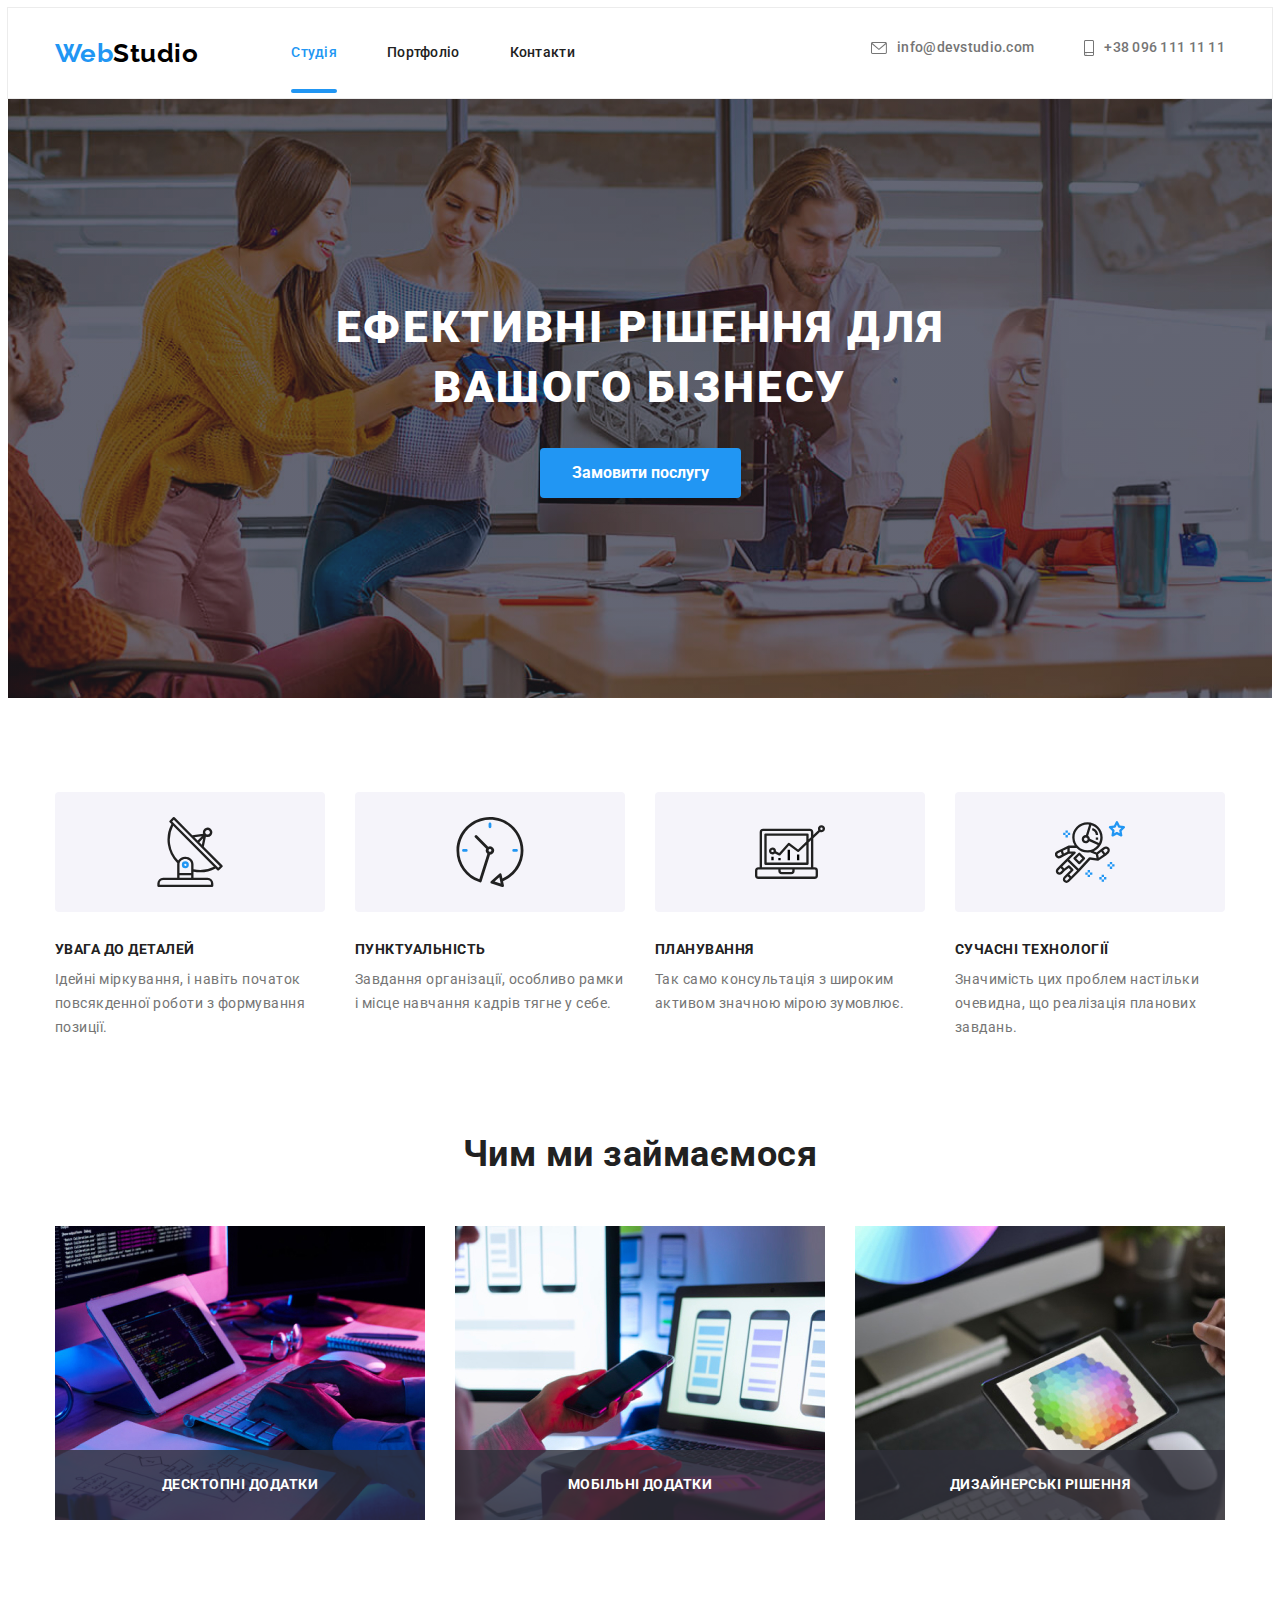
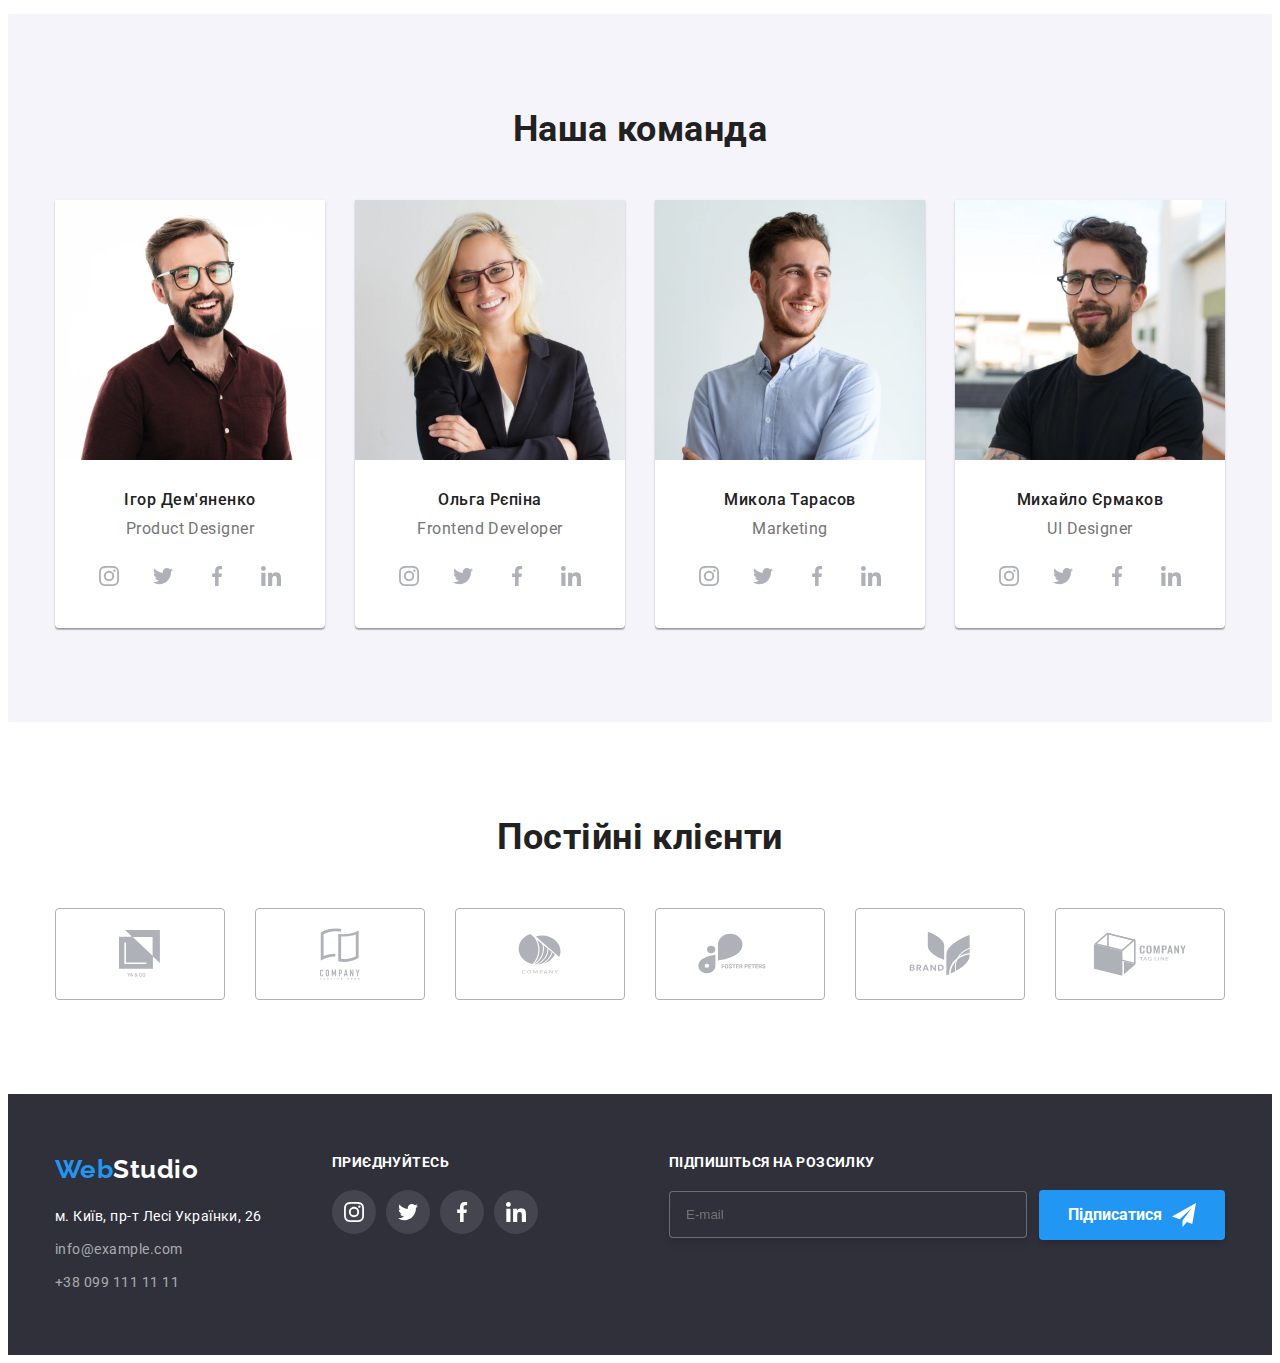
<file: index.html>
<!DOCTYPE html>
<html lang="ua">
<head>
    <meta charset="UTF-8">
    <meta http-equiv="X-UA-Compatible" content="IE=edge">
    <meta name="viewport" content="width=device-width, initial-scale=1.0">
    <title>Document</title>
    <link rel="preconnect" href="https://fonts.googleapis.com">
    <link rel="preconnect" href="https://fonts.gstatic.com" crossorigin>
    <link href="https://fonts.googleapis.com/css2?family=Raleway:wght@700&family=Roboto:wght@400;500;700;900&display=swap"
        rel="stylesheet">
    <link rel="stylesheet" href="https://cdnjs.cloudflare.com/ajax/libs/modern-normalize/1.1.0/modern-normalize.min.css"
        integrity="sha512-wpPYUAdjBVSE4KJnH1VR1HeZfpl1ub8YT/NKx4PuQ5NmX2tKuGu6U/JRp5y+Y8XG2tV+wKQpNHVUX03MfMFn9Q=="
        crossorigin="anonymous" referrerpolicy="no-referrer" />
    <link rel="stylesheet" href="./css/main.min.css">
</head>

<body data-body>
    
    <header class="header">
        <div class="container main-nav">
            <a href="./index.html" class="logo header__logo">Web<span class="logo--dark">Studio</span></a>
            <button class="mobile-btn" type="button" data-menu-button>
                <svg class="icon" width="24" height="16" aria-label="Перемикач мобільного меню">
                    <use class="icon-mobile-menu" href="./images/icons.svg#icon-mobile-menu"></use>
                    <use class="icon-mobile-close" href="./images/icons.svg#icon-mobile-close"></use>
                </svg>
            </button>
            <div class="mobile-menu" data-menu>
                <ul class="mobile-menu-nav">
                    <li class="mobile-menu-nav__item"><a href="./index.html" class="mobile-menu-nav__link mobile-menu-nav__link--current">Студія</a></li>
                    <li class="mobile-menu-nav__item"><a href="./portfolio.html" class="mobile-menu-nav__link">Портфоліо</a></li>
                    <li class="mobile-menu-nav__item"><a href="" class="mobile-menu-nav__link">Контакти</a></li>
                </ul>

                <ul class="mobile-menu-contact">
                    <li class="mobile-menu-contact__item"><a href="tel:+380961111111" class="mobile-menu-contact__link mobile-menu-contact__link--tel">+38 096 111 11 11</a></li>
                    <li class="mobile-menu-contact__item"><a href="mailto:info@devstudio.com" class="mobile-menu-contact__link mobile-menu-contact__link--mail">info@devstudio.com</a></li>
                    
                </ul>

                <ul class="mobile-menu-social">
                    <li class="mobile-menu-social__item"><a href="" class="mobile-menu-social__link">Instagram</a></li>
                    <li class="mobile-menu-social__item"><a href="" class="mobile-menu-social__link">Twitter</a></li>
                    <li class="mobile-menu-social__item"><a href="" class="mobile-menu-social__link">Facebook</a></li>
                    <li class="mobile-menu-social__item"><a href="" class="mobile-menu-social__link">LinkedIn</a></li>
                </ul>
            </div>

            <nav class="nav">
                <ul class="site-nav">
                    <li class="site-nav__item"><a href="" class="site-nav__link site-nav__link--current">Студія</a></li>
                    <li class="site-nav__item"><a href="./portfolio.html" class="site-nav__link">Портфоліо</a></li>
                    <li class="site-nav__item"><a href="" class="site-nav__link">Контакти</a></li>
                </ul>
            </nav>
            
            <ul class="contact-nav">
                <li class="contact-nav__item"><a href="mailto:info@devstudio.com" class="contact-nav__link">
                        <svg class="icon contact-nav__icon" width="16" height="12">
                            <use href="./images/icons.svg#icon-envelope"></use>
                        </svg>
                        info@devstudio.com
                    </a></li>
                <li class="contact-nav__item"><a href="tel:+380961111111" class="contact-nav__link">
                        <svg class="icon contact-nav__icon" width="10" height="16">
                            <use href="./images/icons.svg#icon-smartphone"></use>
                        </svg>
                        +38 096 111 11 11
                    </a></li>
            </ul>
        </div>
    </header>

    <main>
        
        <!-- Шапка сайта -->
            <section class="hero">
                <div class="container">
                    <h1 class="hero__title">Ефективні рішення для вашого бізнесу</h1>
                    <button class="btn hero__btn" type="button" data-modal-open>Замовити послугу</button>
                    <div class="backdrop is-hidden" data-modal>
                        <div class="modal">
                            <button class="modal__close-button" data-modal-close>
                                <svg class="icon" width="18" height="18">
                                    <use href="./images/icons.svg#icon-close"></use>
                                </svg>
                            </button>
                            
                            <form class="callback-form" name="callback-form">
                                <p class="callback-form__heading">
                                    <strong>Залиште свої дані, ми вам передзвонимо</strong>
                                </p>
                                <div class="callback-form__field">
                                    <label class="callback-form__label" for="name">Ім'я</label>
                                    <input class="callback-form__input" type="text" name="user-name" id="name">
                                    <span class="callback-form__icon">
                                        <svg class="icon" width="18" height="18">
                                            <use href="./images/icons.svg#icon-person"></use>
                                        </svg>
                                    </span>
                                </div>

                                <div class="callback-form__field">
                                    <label class="callback-form__label" for="tel">Телефон</label>
                                    <input class="callback-form__input" type="tel" name="tel" id="tel">
                                    <span class="callback-form__icon">
                                        <svg class="icon" width="18" height="18">
                                            <use href="./images/icons.svg#icon-phone"></use>
                                        </svg>
                                    </span>
                                </div>

                                <div class="callback-form__field">
                                    <label class="callback-form__label" for="email">Пошта</label>
                                    <input class="callback-form__input" type="email" name="email" id="email">
                                    <span class="callback-form__icon">
                                        <svg class="icon" width="18" height="18">
                                            <use href="./images/icons.svg#icon-email"></use>
                                        </svg>
                                    </span>
                                    
                                </div>
                                    
                                <div class="callback-form__field--comment"> 
                                    <label class="callback-form__label" for="Comment">Коментар</label>
                                    <textarea class="callback-form__comment" name="Comment" id="Comment" cols="30" rows="10" placeholder="Введіть текст"></textarea>
                                </div>

                                <label class="form-checkbox">
                                    <input class="form-checkbox__input visually-hidden" type="checkbox" name="user-agreement">
                                    <span class="form-checkbox__custom">
                                        <svg class="form-checkbox__icon" width="16" height="15">
                                            <use class="icon--cube" href="./images/icons.svg#icon-cube"></use>
                                            <use class="icon--checks" href="./images/icons.svg#icon-checks"></use>
                                        </svg>
                                    </span>
                                    <span class="form-checkbox__agreement">Погоджуюся з розсилкою та приймаю <a class="form-checkbox__agreement-link" href="">Умови договору</a> </span>
                                </label>

                                <button class="btn callback-form__btn" type="submit">Відправити</button>
                            </form>
                        </div>
                    </div>
                </div>
            </section>
        
        
        <!--Особенности-->
        <section class="section features">
            <div class="container">
                <ul class="section__list features__list">
                    <li class="section__item">
                        <div class="features__icon">
                            <svg width="70" height="70" >
                                <use href="./images/icons.svg#icon-antenna"></use>
                            </svg>
                        </div>
                        <h3 class="features__title">Увага до деталей</h3>
                        <p class="features__text">Ідейні міркування, і навіть початок повсякденної роботи з формування позиції.</p>
                    </li>
                    <li class="section__item">
                        <div class="features__icon">
                            <svg width="70" height="70">
                                <use href="./images/icons.svg#icon-clock"></use>
                            </svg>
                        </div>
                        <h3 class="features__title">Пунктуальність</h3>
                        <p class="features__text">Завдання організації, особливо рамки і місце навчання кадрів тягне у себе.
                        </p>
                    </li>
                    <li class="section__item">
                        <div class="features__icon">
                            <svg width="70" height="70">
                                <use href="./images/icons.svg#icon-diagram"></use>
                            </svg>
                        </div>
                        <h3 class="features__title">Планування</h3>
                        <p class="features__text">Так само консультація з широким активом значною мірою зумовлює.
                        </p>
                    </li>
                    <li class="section__item">
                        <div class="features__icon">
                            <svg width="70" height="70">
                                <use href="./images/icons.svg#icon-astronaut"></use>
                            </svg>
                        </div>
                        <h3 class="features__title">Сучасні технології</h3>
                        <p class="features__text">Значимість цих проблем настільки очевидна, що реалізація планових завдань.</p>
                    </li>
                </ul>
            </div>
            </section>
        

        <!--Чем мы занимаемся-->
            <section class="section about">
                <div class="container">
                    <h2 class="section__title">Чим ми займаємося</h2>
                    <ul class="section__list about__list">
                        <li class="section__item about__item">
                            <img src="./images/about/box1.jpg" alt="Комп'ютер" width="370">
                            <p class="about__description">Десктопні додатки</p>
                        </li>
                        <li class="section__item about__item">
                            <img src="./images/about/box2.jpg" alt="Телефон" width="370">
                            <p class="about__description">Мобільні додатки</p>
                        </li>
                        <li class="section__item about__item">
                            <img src="./images/about/box3.jpg" alt="Планшет" width="370">
                            <p class="about__description">Дизайнерські рішення</p>
                        </li>
                    </ul>
                </div>
            </section>
        

        <!--Наша команда-->
            <section class="section team">
                <div class="container">
                    <h2 class="section__title">Наша команда</h2>
                    <ul class="section__list">
                        <li class="section__item team__item">
                            <picture>
                                <source media="(min-width: 1200px)" srcset="./images/team/demyanenko-l.webp 1x, ./images/team/demyanenko-l@2x.webp 2x" type="image/webp">
                                <source media="(min-width: 1200px)" srcset="./images/team/demyanenko-l.jpg 1x, ./images/team/demyanenko-l@2x.jpg 2x" type="image/jpg">
                                <source media="(min-width: 768px)" srcset="./images/team/demyanenko-m.webp 1x, ./images/team/demyanenko-m@2x.webp 2x" type="image/webp">
                                <source media="(min-width: 768px)" srcset="./images/team/demyanenko-m.jpg 1x, ./images/team/demyanenko-m@2x.jpg 2x" type="image/jpg">
                                <source media="(max-width: 767px)" srcset="./images/team/demyanenko-s.webp 1x, ./images/team/demyanenko-s@2x.webp 2x" type="image/webp">
                                <source media="(max-width: 767px)" srcset="./images/team/demyanenko-s.jpg 1x, ./images/team/demyanenko-s@2x.jpg 2x" type="image/jpg">
                                <img class="team__foto" src="./images/team/demyanenko-s.jpg" alt="Ігор Дем'яненко" width="450" height="460">
                            </picture>

                            <div class="team__desc">
                                <h3 class="team__name">Ігор Дем'яненко</h3>
                                <p class="team__job">Product Designer</p>
                                <ul class="social-networks">
                                    <li class="social-networks__item">
                                        <a class="social-networks__link link-team" href="https://www.instagram.com/" aria-label="instagram">
                                            <svg class="icon" width="20" height="20">
                                                <use href="./images/icons.svg#icon-instagram"></use>
                                            </svg>
                                        </a>
                                    </li>
                                    <li class="social-networks__item">
                                        <a class="social-networks__link link-team" href="https://twitter.com/" aria-label="twitter">
                                            <svg class="icon" width="20" height="20">
                                                <use href="./images/icons.svg#icon-twitter"></use>
                                            </svg>
                                        </a>
                                    </li>
                                    <li class="social-networks__item">
                                        <a class="social-networks__link link-team" href="https://www.facebook.com/" aria-label="facebook">
                                            <svg class="icon" width="20" height="20">
                                                <use href="./images/icons.svg#icon-facebook"></use>
                                            </svg>
                                        </a>
                                    </li>
                                    <li class="social-networks__item">
                                        <a class="social-networks__link link-team" href="https://www.linkedin.com/" aria-label="linkedin">
                                            <svg class="icon" width="20" height="20">
                                                <use href="./images/icons.svg#icon-linkedin"></use>
                                            </svg>
                                        </a>
                                    </li>
                                </ul>
                            </div>
                        </li>
                        <li class="section__item team__item">
                            <picture>
                                <source media="(min-width: 1200px)" srcset="./images/team/repina-l.webp 1x, ./images/team/repina-l@2x.webp 2x" type="image/webp">
                                <source media="(min-width: 1200px)" srcset="./images/team/repina-l.jpg 1x, ./images/team/repina-l@2x.jpg 2x" type="image/jpg">
                                <source media="(min-width: 768px)" srcset="./images/team/repina-m.webp 1x, ./images/team/repina-m@2x.webp 2x" type="image/webp">
                                <source media="(min-width: 768px)" srcset="./images/team/repina-m.jpg 1x, ./images/team/repina-m@2x.jpg 2x" type="image/jpg">
                                <source media="(max-width: 767px)" srcset="./images/team/repina-s.webp 1x, ./images/team/repina-s@2x.webp 2x" type="image/webp">
                                <source media="(max-width: 767px)" srcset="./images/team/repina-s.jpg 1x, ./images/team/repina-s@2x.jpg 2x" type="image/jpg">
                                <img class="team__foto" src="./images/team/repina-s.jpg" alt="Ольга Рєпіна" width="450" height="460">
                            </picture>
                            
                            <div class="team__desc">
                                <h3 class="team__name">Ольга Рєпіна</h3>
                                <p class="team__job">Frontend Developer</p>
                                <ul class="social-networks">
                                    <li class="social-networks__item">
                                        <a class="social-networks__link link-team" href="https://www.instagram.com/" aria-label="instagram">
                                            <svg class="icon" width="20" height="20">
                                                <use href="./images/icons.svg#icon-instagram"></use>
                                            </svg>
                                        </a>
                                    </li>
                                    <li class="social-networks__item">
                                        <a class="social-networks__link link-team" href="https://twitter.com/" aria-label="twitter">
                                            <svg class="icon" width="20" height="20">
                                                <use href="./images/icons.svg#icon-twitter"></use>
                                            </svg>
                                        </a>
                                    </li>
                                    <li class="social-networks__item">
                                        <a class="social-networks__link link-team" href="https://www.facebook.com/" aria-label="facebook">
                                            <svg class="icon" width="20" height="20">
                                                <use href="./images/icons.svg#icon-facebook"></use>
                                            </svg>
                                        </a>
                                    </li>
                                    <li class="social-networks__item">
                                        <a class="social-networks__link link-team" href="https://www.linkedin.com/" aria-label="linkedin">
                                            <svg class="icon" width="20" height="20">
                                                <use href="./images/icons.svg#icon-linkedin"></use>
                                            </svg>
                                        </a>
                                    </li>
                                </ul>
                            </div>
                        </li>
                        <li class="section__item team__item">
                            <picture>
                                <source media="(min-width: 1200px)" srcset="./images/team/tarasov-l.webp 1x, ./images/team/tarasov-l@2x.webp 2x" type="image/webp">
                                <source media="(min-width: 1200px)" srcset="./images/team/tarasov-l.jpg 1x, ./images/team/tarasov-l@2x.jpg 2x" type="image/jpg">
                                <source media="(min-width: 768px)" srcset="./images/team/tarasov-m.webp 1x, ./images/team/tarasov-m@2x.webp 2x" type="image/webp">
                                <source media="(min-width: 768px)" srcset="./images/team/tarasov-m.jpg 1x, ./images/team/tarasov-m@2x.jpg 2x" type="image/jpg">
                                <source media="(max-width: 767px)" srcset="./images/team/tarasov-s.webp 1x, ./images/team/tarasov-s@2x.webp 2x" type="image/webp">
                                <source media="(max-width: 767px)" srcset="./images/team/tarasov-s.jpg 1x, ./images/team/tarasov-s@2x.jpg 2x" type="image/jpg">
                                <img class="team__foto" src="./images/team/tarasov-s.jpg" alt="Микола Тарасов" width="450" height="460">
                            </picture>
                            
                            <div class="team__desc">
                                <h3 class="team__name">Микола Тарасов</h3>
                                <p class="team__job">Marketing</p>
                                <ul class="social-networks">
                                    <li class="social-networks__item">
                                        <a class="social-networks__link link-team" href="https://www.instagram.com/" aria-label="instagram">
                                            <svg class="icon" width="20" height="20">
                                                <use href="./images/icons.svg#icon-instagram"></use>
                                            </svg>
                                        </a>
                                    </li>
                                    <li class="social-networks__item">
                                        <a class="social-networks__link link-team" href="https://twitter.com/" aria-label="twitter">
                                            <svg class="icon" width="20" height="20">
                                                <use href="./images/icons.svg#icon-twitter"></use>
                                            </svg>
                                        </a>
                                    </li>
                                    <li class="social-networks__item">
                                        <a class="social-networks__link link-team" href="https://www.facebook.com/" aria-label="facebook">
                                            <svg class="icon" width="20" height="20">
                                                <use href="./images/icons.svg#icon-facebook"></use>
                                            </svg>
                                        </a>
                                    </li>
                                    <li class="social-networks__item">
                                        <a class="social-networks__link link-team" href="https://www.linkedin.com/" aria-label="linkedin">
                                            <svg class="icon" width="20" height="20">
                                                <use href="./images/icons.svg#icon-linkedin"></use>
                                            </svg>
                                        </a>
                                    </li>
                                </ul>
                            </div>
                        </li>
                        <li class="section__item team__item">
                            <picture>
                                <source media="(min-width: 1200px)" srcset="./images/team/ermakov-l.webp 1x, ./images/team/ermakov-l@2x.webp 2x" type="image/webp">
                                <source media="(min-width: 1200px)" srcset="./images/team/ermakov-l.jpg 1x, ./images/team/ermakov-l@2x.jpg 2x" type="image/jpg">
                                <source media="(min-width: 768px)" srcset="./images/team/ermakov-m.webp 1x, ./images/team/ermakov-m@2x.webp 2x" type="image/webp">
                                <source media="(min-width: 768px)" srcset="./images/team/ermakov-m.jpg 1x, ./images/team/ermakov-m@2x.jpg 2x" type="image/jpg">
                                <source media="(max-width: 767px)" srcset="./images/team/ermakov-s.webp 1x, ./images/team/ermakov-s@2x.webp 2x" type="image/webp">
                                <source media="(max-width: 767px)" srcset="./images/team/ermakov-s.jpg 1x, ./images/team/ermakov-s@2x.jpg 2x" type="image/jpg">
                                <img class="team__foto" src="./images/team/ermakov-s.jpg" alt="Михайло Єрмаков" width="450" height="460">
                            </picture>
                            
                            <div class="team__desc">
                                <h3 class="team__name">Михайло Єрмаков</h3>
                                <p class="team__job">UI Designer</p>
                                <ul class="social-networks">
                                    <li class="social-networks__item">
                                        <a class="social-networks__link link-team" href="https://www.instagram.com/" aria-label="instagram">
                                            <svg class="icon" width="20" height="20">
                                                <use href="./images/icons.svg#icon-instagram"></use>
                                            </svg>
                                        </a>
                                    </li>
                                    <li class="social-networks__item">
                                        <a class="social-networks__link link-team" href="https://twitter.com/" aria-label="twitter">
                                            <svg class="icon" width="20" height="20">
                                                <use href="./images/icons.svg#icon-twitter"></use>
                                            </svg>
                                        </a>
                                    </li>
                                    <li class="social-networks__item">
                                        <a class="social-networks__link link-team" href="https://www.facebook.com/" aria-label="facebook">
                                            <svg class="icon" width="20" height="20">
                                                <use href="./images/icons.svg#icon-facebook"></use>
                                            </svg>
                                        </a>
                                    </li>
                                    <li class="social-networks__item">
                                        <a class="social-networks__link link-team" href="https://www.linkedin.com/" aria-label="linkedin">
                                            <svg class="icon" width="20" height="20">
                                                <use href="./images/icons.svg#icon-linkedin"></use>
                                            </svg>
                                        </a>
                                    </li>
                                </ul>
                            </div>
                        </li>
                    </ul>
                </div>
            </section>
        

        <!--Клиенты-->
            <section class="section client">
                <div class="container">
                    <h2 class="section__title">Постійні клієнти</h2>
                    <ul class="section__list client__list">
                        <li class="section__item client__item">
                            <a class="client__link" href="http://" aria-label="client1">
                                <svg class="icon" width="41" height="47">
                                    <use href="./images/icons.svg#icon-client1"></use>
                                </svg>
                            </a>
                        </li>
                        <li class="section__item client__item">
                            <a class="client__link" href="http://" aria-label="client2">
                                <svg class="icon" width="40" height="52">
                                    <use href="./images/icons.svg#icon-client2"></use>
                                </svg>
                            </a>
                        </li>
                        <li class="section__item client__item">
                            <a class="client__link" href="http://" aria-label="client3">
                                <svg class="icon" width="43" height="41">
                                    <use href="./images/icons.svg#icon-client3"></use>
                                </svg>
                            </a>
                        </li>
                        <li class="section__item client__item">
                            <a class="client__link" href="http://" aria-label="client4">
                                <svg class="icon" width="84" height="41">
                                    <use href="./images/icons.svg#icon-client4"></use>
                                </svg>
                            </a>
                        </li>
                        <li class="section__item client__item">
                            <a class="client__link" href="http://" aria-label="client5">
                                <svg class="icon" width="62" height="45">
                                    <use href="./images/icons.svg#icon-client5"></use>
                                </svg>
                            </a>
                        </li>
                        <li class="section__item client__item">
                            <a class="client__link" href="http://" aria-label="client6">
                                <svg class="icon" width="94" height="44">
                                    <use href="./images/icons.svg#icon-client6"></use>
                                </svg>
                            </a>
                        </li>
                    </ul>

                </div>
            </section>

        
    </main>

    <footer class="footer">
        <div class="container footer-container">
            <div class="footer__address">
                <a href="./index.html" class="logo footer__logo">Web<span class="logo--light">Studio</span></a>
                <address>
                    <p class="footer__location">м. Київ, пр-т Лесі Українки, 26</p>
                    <ul class="footer__contact">
                        <li><a href="mailto:info@example.com" class="footer__contact-link">info@example.com</a></li>
                        <li><a href="tel:+380991111111" class="footer__contact-link">+38 099 111 11 11</a></li>
                    </ul>
                </address>
            </div>
            <div class="footer-join">
                <h3 class="footer-join__text">приєднуйтесь</h3>
                <ul class="social-networks">
                    <li class="social-networks__item">
                        <a class="social-networks__link link-footer" href="https://www.instagram.com/" aria-label="instagram">
                            <svg class="icon" width="20" height="20">
                                <use href="./images/icons.svg#icon-instagram"></use>
                            </svg>
                        </a>
                    </li>
                    <li class="social-networks__item">
                        <a class="social-networks__link link-footer" href="https://twitter.com/" aria-label="twitter">
                            <svg class="icon" width="20" height="20">
                                <use href="./images/icons.svg#icon-twitter"></use>
                            </svg>
                        </a>
                    </li>
                    <li class="social-networks__item">
                        <a class="social-networks__link link-footer" href="https://www.facebook.com/" aria-label="facebook">
                            <svg class="icon" width="20" height="20">
                                <use href="./images/icons.svg#icon-facebook"></use>
                            </svg>
                        </a>
                    </li>
                    <li class="social-networks__item">
                        <a class="social-networks__link link-footer" href="https://www.linkedin.com/" aria-label="linkedin">
                            <svg class="icon" width="20" height="20">
                                <use href="./images/icons.svg#icon-linkedin"></use>
                            </svg>
                        </a>
                    </li>
                </ul>
            </div>
            <div class="footer-sub">
                <h3 class="footer-sub__header">Підпишіться на розсилку</h3>
                <form class="footer-form">
                    <input class="footer-form__email" type="email" name="email" placeholder="E-mail">
                    <button class="btn footer-form__button" type="submit">Підписатися
                        <svg class="footer-form__icon" width="24" height="24">
                            <use href="./images/icons.svg#icon-send"></use>
                        </svg>
                    </button>
                </form>
            </div>
            
        </div>
    </footer>

    <script src="./js/modal.js"></script>
    <script src="./js/mobile-menu.js"></script>
</body>
</html>
</file>
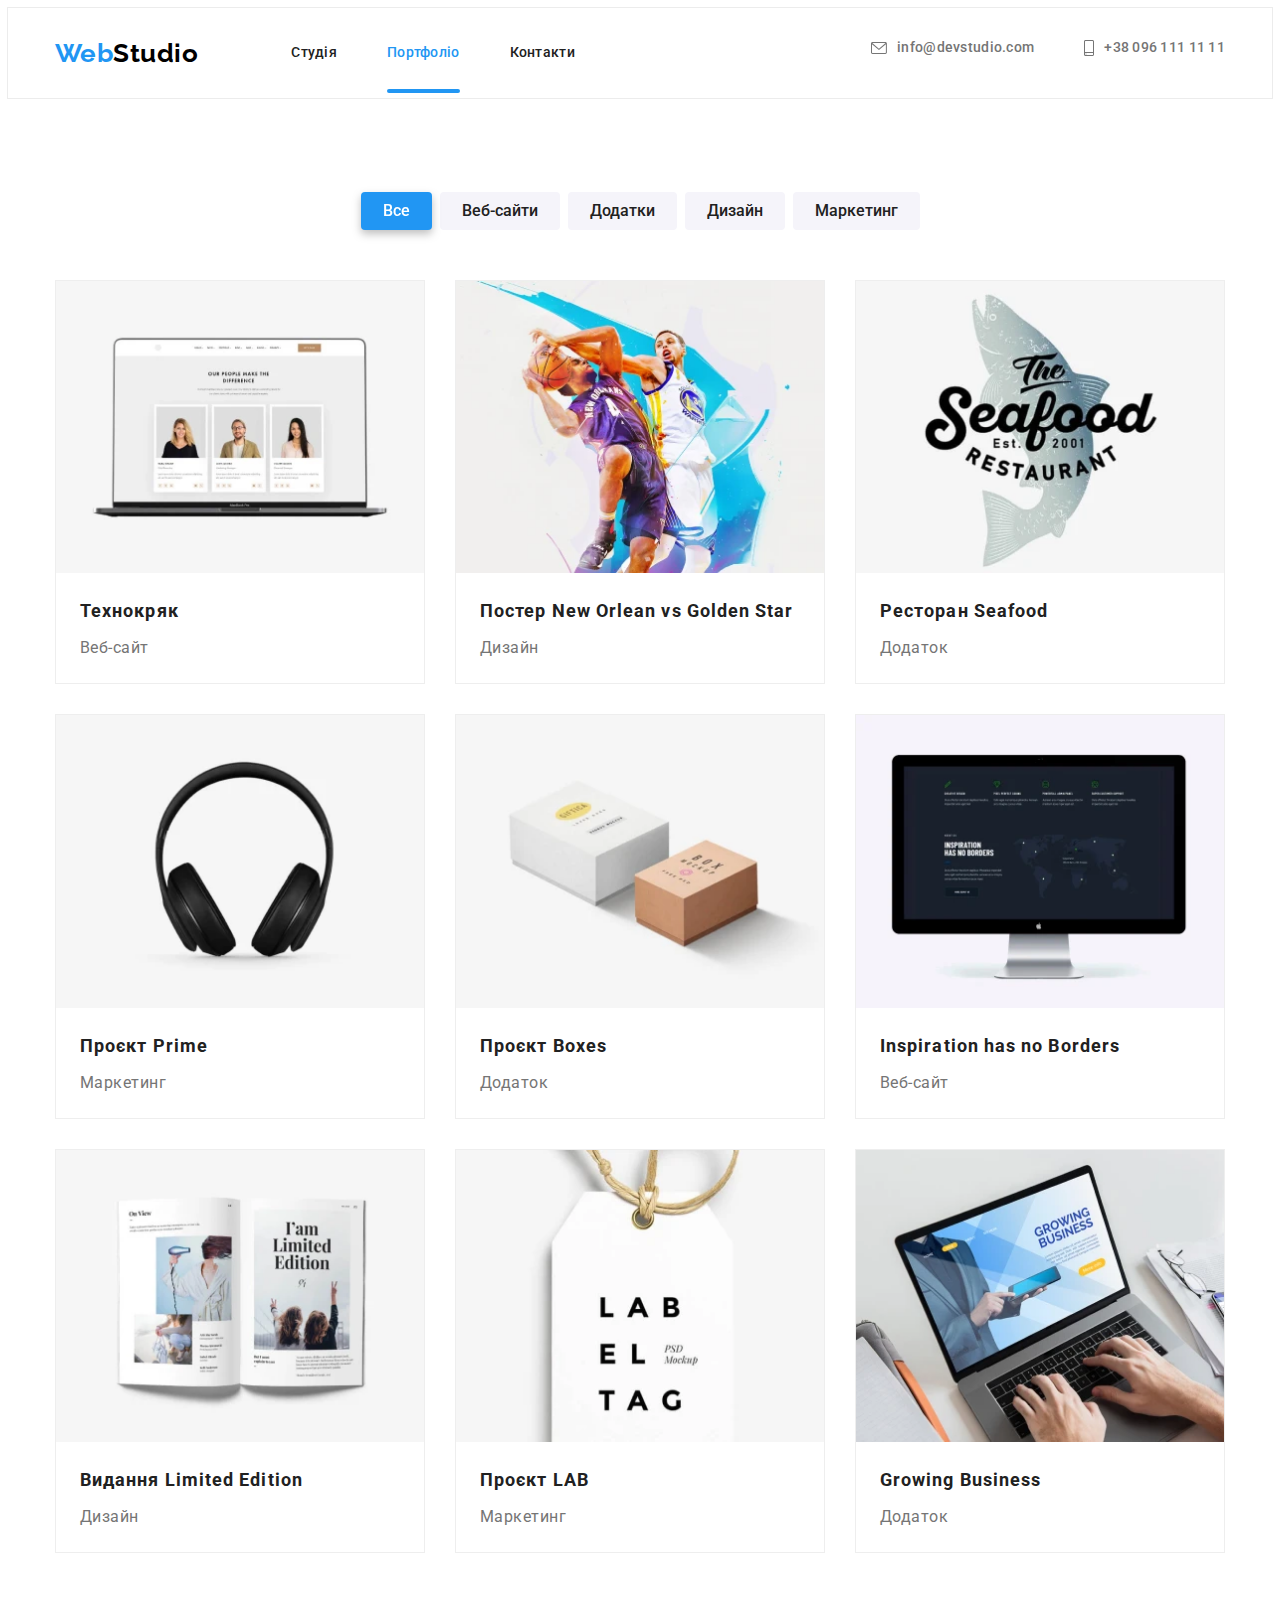
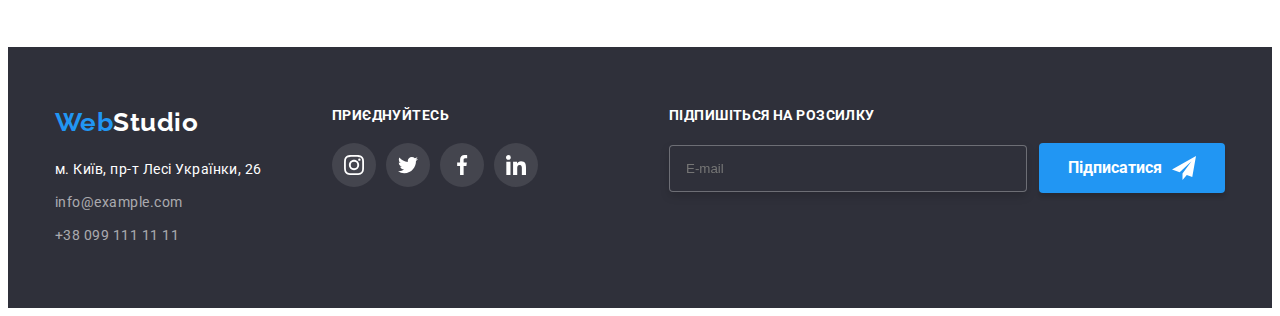
<file: portfolio.html>
<!DOCTYPE html>
<html lang="ua">

<head>
    <meta charset="UTF-8">
    <meta http-equiv="X-UA-Compatible" content="IE=edge">
    <meta name="viewport" content="width=device-width, initial-scale=1.0">
    <title>Document</title>
    <link rel="preconnect" href="https://fonts.googleapis.com">
    <link rel="preconnect" href="https://fonts.gstatic.com" crossorigin>
    <link href="https://fonts.googleapis.com/css2?family=Raleway:wght@700&family=Roboto:wght@400;500;700;900&display=swap"
        rel="stylesheet">
    <link rel="stylesheet" href="https://cdnjs.cloudflare.com/ajax/libs/modern-normalize/1.1.0/modern-normalize.min.css"
        integrity="sha512-wpPYUAdjBVSE4KJnH1VR1HeZfpl1ub8YT/NKx4PuQ5NmX2tKuGu6U/JRp5y+Y8XG2tV+wKQpNHVUX03MfMFn9Q=="
        crossorigin="anonymous" referrerpolicy="no-referrer" />
    <link rel="stylesheet" href="./css/main.min.css">
</head>

<body>
    <header class="header">
        <div class="container main-nav">
            <a href="./index.html" class="logo header__logo">Web<span class="logo--dark">Studio</span></a>
            <button class="mobile-btn" type="button" data-menu-button>
                <svg class="icon" width="24" height="16" aria-label="Перемикач мобільного меню">
                    <use class="icon-mobile-menu" href="./images/icons.svg#icon-mobile-menu"></use>
                    <use class="icon-mobile-close" href="./images/icons.svg#icon-mobile-close"></use>
                </svg>
            </button>
            <div class="mobile-menu" data-menu>
                <ul class="mobile-menu-nav">
                    <li class="mobile-menu-nav__item"><a href="./index.html" class="mobile-menu-nav__link">Студія</a></li>
                    <li class="mobile-menu-nav__item"><a href="./portfolio.html" class="mobile-menu-nav__link mobile-menu-nav__link--current">Портфоліо</a></li>
                    <li class="mobile-menu-nav__item"><a href="" class="mobile-menu-nav__link">Контакти</a></li>
                </ul>
            
                <ul class="mobile-menu-contact">
                    <li class="mobile-menu-contact__item"><a href="tel:+380961111111"
                            class="mobile-menu-contact__link mobile-menu-contact__link--tel">+38 096 111 11 11</a></li>
                    <li class="mobile-menu-contact__item"><a href="mailto:info@devstudio.com"
                            class="mobile-menu-contact__link mobile-menu-contact__link--mail">info@devstudio.com</a></li>
                </ul>
            
                <ul class="mobile-menu-social">
                    <li class="mobile-menu-social__item"><a href="" class="mobile-menu-social__link">Instagram</a></li>
                    <li class="mobile-menu-social__item"><a href="" class="mobile-menu-social__link">Twitter</a></li>
                    <li class="mobile-menu-social__item"><a href="" class="mobile-menu-social__link">Facebook</a></li>
                    <li class="mobile-menu-social__item"><a href="" class="mobile-menu-social__link">LinkedIn</a></li>
                </ul>
            </div>

            <nav class="nav">
                <ul class="site-nav">
                    <li class="site-nav__item"><a href="./index.html" class="site-nav__link">Студія</a></li>
                    <li class="site-nav__item"><a href="./portfolio.html" class="site-nav__link site-nav__link--current">Портфоліо</a></li>
                    <li class="site-nav__item"><a href="" class="site-nav__link">Контакти</a></li>
                </ul>
            </nav>
            
            <ul class="contact-nav">
                <li class="contact-nav__item"><a href="mailto:info@devstudio.com" class="contact-nav__link">
                        <svg class="icon contact-nav__icon" width="16" height="12">
                            <use href="./images/icons.svg#icon-envelope"></use>
                        </svg>
                        info@devstudio.com
                    </a></li>
                <li class="contact-nav__item"><a href="tel:+380961111111" class="contact-nav__link">
                        <svg class="icon contact-nav__icon" width="10" height="16">
                            <use href="./images/icons.svg#icon-smartphone"></use>
                        </svg>
                        +38 096 111 11 11
                    </a></li>
            </ul>
        </div>  
    </header>

    <main>
            <section class="section">
                <div class="container portfolio">
                    <ul class="filter">
                        <li class="filter__item">
                            <button class="filter__btn filter__btn--current" type="button">Все</button>
                        </li>
                        <li class="filter__item">
                            <button class="filter__btn" type="button">Веб-сайти</button>
                        </li>
                        <li class="filter__item">
                            <button class="filter__btn" type="button">Додатки</button>
                        </li>
                        <li class="filter__item">
                            <button class="filter__btn" type="button">Дизайн</button>
                        </li>
                        <li class="filter__item">
                            <button class="filter__btn" type="button">Маркетинг</button>
                        </li>
                    </ul>
                
                    <ul class="work-examples">
                        <li class="item">
                            <a class="example-item" href="">
                                <div class="example-img-overlay">
                                    <picture>
                                        <source media="(min-width: 1200px)" srcset="./images/portfolio/technocrack-l.webp 1x, ./images/portfolio/technocrack-l@2x.webp 2x" type="image/webp">
                                        <source media="(min-width: 1200px)" srcset="./images/portfolio/technocrack-l.jpg 1x, ./images/portfolio/technocrack-l@2x.jpg 2x" type="image/jpg">
                                        <source media="(min-width: 768px)" srcset="./images/portfolio/technocrack-m.webp 1x, ./images/portfolio/technocrack-m@2x.webp 2x" type="image/webp">
                                        <source media="(min-width: 768px)" srcset="./images/portfolio/technocrack-m.jpg 1x, ./images/portfolio/technocrack-m@2x.jpg 2x" type="image/jpg">
                                        <source media="(max-width: 767px)" srcset="./images/portfolio/technocrack-s.webp 1x, ./images/portfolio/technocrack-s@2x.webp 2x" type="image/webp">
                                        <source media="(max-width: 767px)" srcset="./images/portfolio/technocrack-s.jpg 1x, ./images/portfolio/technocrack-s@2x.jpg 2x" type="image/jpg">
                                        <img class="example-img" src="./images/portfolio/technocrack-s.jpg" alt="Зразок сайту" width="450" height="294">
                                    </picture>

                                    <div class="example-overlay">
                                        <p class="example-desc">Ресурс пропонує комплексні пропозиції з різним рівнем функціоналу та сервісів. Все це дозволить відвідувачу отримати
                                        вичерпні відомості про компанію чи приватну особу.</p>
                                    </div>
                                </div>
                                <div class="examples-name">
                                    <h2 class="examples-title">Технокряк</h2>
                                    <p class="examples-text">Веб-сайт</p>
                                </div>
                            </a>
                        </li>
                        <li class="item">
                            <a class="example-item" href="">
                                <div class="example-img-overlay">
                                    <picture>
                                        <source media="(min-width: 1200px)" srcset="./images/portfolio/orleans-l.webp 1x, ./images/portfolio/orleans-l@2x.webp 2x" type="image/webp">
                                        <source media="(min-width: 1200px)" srcset="./images/portfolio/orleans-l.jpg 1x, ./images/portfolio/orleans-l@2x.jpg 2x" type="image/jpg">
                                        <source media="(min-width: 768px)" srcset="./images/portfolio/orleans-m.webp 1x, ./images/portfolio/orleans-m@2x.webp 2x" type="image/webp">
                                        <source media="(min-width: 768px)" srcset="./images/portfolio/orleans-m.jpg 1x, ./images/portfolio/orleans-m@2x.jpg 2x" type="image/jpg">
                                        <source media="(max-width: 767px)" srcset="./images/portfolio/orleans-s.webp 1x, ./images/portfolio/orleans-s@2x.webp 2x" type="image/webp">
                                        <source media="(max-width: 767px)" srcset="./images/portfolio/orleans-s.jpg 1x, ./images/portfolio/orleans-s@2x.jpg 2x" type="image/jpg">
                                        <img class="example-img" src="./images/portfolio/orleans-s.jpg" alt="Постер з баскетболістами" width="450" height="294">
                                    </picture>
                                    <div class="example-overlay">
                                        <p class="example-desc">Ресурс пропонує комплексні пропозиції з різним рівнем функціоналу та сервісів. Все це дозволить відвідувачу отримати вичерпні відомості про компанію чи приватну особу..</p>
                                    </div>
                                </div>
                                <div class="examples-name">
                                    <h2 class="examples-title">Постер <span lang="en">New Orlean vs Golden Star</span></h2>
                                    <p class="examples-text">Дизайн</p>
                                </div>
                            </a>
                        </li>
                        <li class="item">
                            <a class="example-item" href="">
                                <div class="example-img-overlay">
                                    <picture>
                                        <source media="(min-width: 1200px)" srcset="./images/portfolio/seafood-l.webp 1x, ./images/portfolio/seafood-l@2x.webp 2x" type="image/webp">
                                        <source media="(min-width: 1200px)" srcset="./images/portfolio/seafood-l.jpg 1x, ./images/portfolio/seafood-l@2x.jpg 2x" type="image/jpg">
                                        <source media="(min-width: 768px)" srcset="./images/portfolio/seafood-m.webp 1x, ./images/portfolio/seafood-m@2x.webp 2x" type="image/webp">
                                        <source media="(min-width: 768px)" srcset="./images/portfolio/seafood-m.jpg 1x, ./images/portfolio/seafood-m@2x.jpg 2x" type="image/jpg">
                                        <source media="(max-width: 767px)" srcset="./images/portfolio/seafood-s.webp 1x, ./images/portfolio/seafood-s@2x.webp 2x" type="image/webp">
                                        <source media="(max-width: 767px)" srcset="./images/portfolio/seafood-s.jpg 1x, ./images/portfolio/seafood-s@2x.jpg 2x" type="image/jpg">
                                        <img class="example-img" src="./images/portfolio/seafood-s.jpg" alt="Логотип рибного ресторану" width="450" height="294">
                                    </picture>
                                    <div class="example-overlay">
                                        <p class="example-desc">Ресурс пропонує комплексні пропозиції з різним рівнем функціоналу та сервісів. Все це дозволить відвідувачу отримати вичерпні відомості про компанію чи приватну особу..</p>
                                    </div>
                                </div>
                                <div class="examples-name">
                                    <h2 class="examples-title">Ресторан <span lang="en">Seafood</span></h2>
                                    <p class="examples-text">Додаток</p>
                                </div>
                            </a>
                        </li>
                        <li class="item">
                            <a class="example-item" href="">
                                <div class="example-img-overlay">
                                    <picture>
                                        <source media="(min-width: 1200px)" srcset="./images/portfolio/prime-l.webp 1x, ./images/portfolio/prime-l@2x.webp 2x" type="image/webp">
                                        <source media="(min-width: 1200px)" srcset="./images/portfolio/prime-l.jpg 1x, ./images/portfolio/prime-l@2x.jpg 2x" type="image/jpg">
                                        <source media="(min-width: 768px)" srcset="./images/portfolio/prime-m.webp 1x, ./images/portfolio/prime-m@2x.webp 2x" type="image/webp">
                                        <source media="(min-width: 768px)" srcset="./images/portfolio/prime-m.jpg 1x, ./images/portfolio/prime-m@2x.jpg 2x" type="image/jpg">
                                        <source media="(max-width: 767px)" srcset="./images/portfolio/prime-s.webp 1x, ./images/portfolio/prime-s@2x.webp 2x" type="image/webp">
                                        <source media="(max-width: 767px)" srcset="./images/portfolio/prime-s.jpg 1x, ./images/portfolio/prime-s@2x.jpg 2x" type="image/jpg">
                                        <img class="example-img" src="./images/portfolio/prime-s.jpg" alt="Навушники" width="450" height="294">
                                    </picture>
                                    <div class="example-overlay">
                                        <p class="example-desc">Ресурс пропонує комплексні пропозиції з різним рівнем функціоналу та сервісів. Все це дозволить відвідувачу отримати вичерпні відомості про компанію чи приватну особу..</p>
                                    </div>
                                </div>
                                <div class="examples-name">
                                    <h2 class="examples-title">Проєкт <span lang="en">Prime</span></h2>
                                    <p class="examples-text">Маркетинг</p>
                                </div>  
                            </a>
                        </li>
                        <li class="item">
                            <a class="example-item" href="">
                                <div class="example-img-overlay">
                                    <picture>
                                        <source media="(min-width: 1200px)" srcset="./images/portfolio/boxes-l.webp 1x, ./images/portfolio/boxes-l@2x.webp 2x" type="image/webp">
                                        <source media="(min-width: 1200px)" srcset="./images/portfolio/boxes-l.jpg 1x, ./images/portfolio/boxes-l@2x.jpg 2x" type="image/jpg">
                                        <source media="(min-width: 768px)" srcset="./images/portfolio/boxes-m.webp 1x, ./images/portfolio/boxes-m@2x.webp 2x" type="image/webp">
                                        <source media="(min-width: 768px)" srcset="./images/portfolio/boxes-m.jpg 1x, ./images/portfolio/boxes-m@2x.jpg 2x" type="image/jpg">
                                        <source media="(max-width: 767px)" srcset="./images/portfolio/boxes-s.webp 1x, ./images/portfolio/boxes-s@2x.webp 2x" type="image/webp">
                                        <source media="(max-width: 767px)" srcset="./images/portfolio/boxes-s.jpg 1x, ./images/portfolio/boxes-s@2x.jpg 2x" type="image/jpg">
                                        <img class="example-img" src="./images/portfolio/boxes-s.jpg" alt="Коробки" width="450" height="294">
                                    </picture>
                                    <div class="example-overlay">
                                        <p class="example-desc">Ресурс пропонує комплексні пропозиції з різним рівнем функціоналу та сервісів. Все це дозволить відвідувачу отримати вичерпні відомості про компанію чи приватну особу..</p>
                                    </div>
                                </div>
                                <div class="examples-name">
                                    <h2 class="examples-title">Проєкт <span lang="en">Boxes</span></h2>
                                    <p class="examples-text">Додаток</p>
                                </div>
                            </a>
                        </li>
                        <li class="item">
                            <a class="example-item" href="">
                                <div class="example-img-overlay">
                                    <picture>
                                        <source media="(min-width: 1200px)" srcset="./images/portfolio/inspiration-l.webp 1x, ./images/portfolio/inspiration-l@2x.webp 2x" type="image/webp">
                                        <source media="(min-width: 1200px)" srcset="./images/portfolio/inspiration-l.jpg 1x, ./images/portfolio/inspiration-l@2x.jpg 2x" type="image/jpg">
                                        <source media="(min-width: 768px)" srcset="./images/portfolio/inspiration-m.webp 1x, ./images/portfolio/inspiration-m@2x.webp 2x" type="image/webp">
                                        <source media="(min-width: 768px)" srcset="./images/portfolio/inspiration-m.jpg 1x, ./images/portfolio/inspiration-m@2x.jpg 2x" type="image/jpg">
                                        <source media="(max-width: 767px)" srcset="./images/portfolio/inspiration-s.webp 1x, ./images/portfolio/inspiration-s@2x.webp 2x" type="image/webp">
                                        <source media="(max-width: 767px)" srcset="./images/portfolio/inspiration-s.jpg 1x, ./images/portfolio/inspiration-s@2x.jpg 2x" type="image/jpg">
                                        <img class="example-img" src="./images/portfolio/inspiration-s.jpg" alt="Монітор" width="450" height="294">
                                    </picture>
                                    <div class="example-overlay">
                                        <p class="example-desc">Ресурс пропонує комплексні пропозиції з різним рівнем функціоналу та сервісів. Все це дозволить відвідувачу отримати вичерпні відомості про компанію чи приватну особу..</p>
                                    </div>
                                </div>
                                <div class="examples-name">
                                    <h2 class="examples-title"><span lang="en">Inspiration has no Borders</span></h2>
                                    <p class="examples-text">Веб-сайт</p>
                                </div>
                                
                            </a>
                        </li>
                        <li class="item">
                            <a class="example-item" href="">
                                <div class="example-img-overlay">
                                    <picture>
                                        <source media="(min-width: 1200px)" srcset="./images/portfolio/limited-l.webp 1x, ./images/portfolio/limited-l@2x.webp 2x" type="image/webp">
                                        <source media="(min-width: 1200px)" srcset="./images/portfolio/limited-l.jpg 1x, ./images/portfolio/limited-l@2x.jpg 2x" type="image/jpg">
                                        <source media="(min-width: 768px)" srcset="./images/portfolio/limited-m.webp 1x, ./images/portfolio/limited-m@2x.webp 2x" type="image/webp">
                                        <source media="(min-width: 768px)" srcset="./images/portfolio/limited-m.jpg 1x, ./images/portfolio/limited-m@2x.jpg 2x" type="image/jpg">
                                        <source media="(max-width: 767px)" srcset="./images/portfolio/limited-s.webp 1x, ./images/portfolio/limited-s@2x.webp 2x" type="image/webp">
                                        <source media="(max-width: 767px)" srcset="./images/portfolio/limited-s.jpg 1x, ./images/portfolio/limited-s@2x.jpg 2x" type="image/jpg">
                                        <img class="example-img" src="./images/portfolio/limited-s.jpg" alt="Журнал" width="450" height="294">
                                    </picture>
                                    <div class="example-overlay">
                                        <p class="example-desc">Ресурс пропонує комплексні пропозиції з різним рівнем функціоналу та сервісів. Все це дозволить відвідувачу отримати вичерпні відомості про компанію чи приватну особу..</p>
                                    </div>
                                </div>
                                <div class="examples-name">
                                    <h2 class="examples-title">Видання <span lang="en">Limited Edition</span></h2>
                                    <p class="examples-text">Дизайн</p>
                                </div>
                            </a>
                        </li>
                        <li class="item">
                            <a class="example-item" href="">
                                <div class="example-img-overlay">
                                    <picture>
                                        <source media="(min-width: 1200px)" srcset="./images/portfolio/lab-l.webp 1x, ./images/portfolio/lab-l@2x.webp 2x" type="image/webp">
                                        <source media="(min-width: 1200px)" srcset="./images/portfolio/lab-l.jpg 1x, ./images/portfolio/lab-l@2x.jpg 2x" type="image/jpg">
                                        <source media="(min-width: 768px)" srcset="./images/portfolio/lab-m.webp 1x, ./images/portfolio/lab-m@2x.webp 2x" type="image/webp">
                                        <source media="(min-width: 768px)" srcset="./images/portfolio/lab-m.jpg 1x, ./images/portfolio/lab-m@2x.jpg 2x" type="image/jpg">
                                        <source media="(max-width: 767px)" srcset="./images/portfolio/lab-s.webp 1x, ./images/portfolio/lab-s@2x.webp 2x" type="image/webp">
                                        <source media="(max-width: 767px)" srcset="./images/portfolio/lab-s.jpg 1x, ./images/portfolio/lab-s@2x.jpg 2x" type="image/jpg">
                                        <img class="example-img" src="./images/portfolio/lab-s.jpg" alt="Лейбл" width="450" height="294">
                                    </picture>
                                    <div class="example-overlay">
                                        <p class="example-desc">Ресурс пропонує комплексні пропозиції з різним рівнем функціоналу та сервісів. Все це дозволить відвідувачу отримати вичерпні відомості про компанію чи приватну особу..</p>
                                    </div>
                                </div>
                                <div class="examples-name">
                                    <h2 class="examples-title">Проєкт <span lang="en">LAB</span></h2>
                                    <p class="examples-text">Маркетинг</p>
                                </div>
                                
                            </a>
                        </li>
                        <li class="item">
                            <a class="example-item" href="">
                                <div class="example-img-overlay">
                                    <picture>
                                        <source media="(min-width: 1200px)" srcset="./images/portfolio/growing-l.webp 1x, ./images/portfolio/growing-l@2x.webp 2x" type="image/webp">
                                        <source media="(min-width: 1200px)" srcset="./images/portfolio/growing-l.jpg 1x, ./images/portfolio/growing-l@2x.jpg 2x" type="image/jpg">
                                        <source media="(min-width: 768px)" srcset="./images/portfolio/growing-m.webp 1x, ./images/portfolio/growing-m@2x.webp 2x" type="image/webp">
                                        <source media="(min-width: 768px)" srcset="./images/portfolio/growing-m.jpg 1x, ./images/portfolio/growing-m@2x.jpg 2x" type="image/jpg">
                                        <source media="(max-width: 767px)" srcset="./images/portfolio/growing-s.webp 1x, ./images/portfolio/growing-s@2x.webp 2x" type="image/webp">
                                        <source media="(max-width: 767px)" srcset="./images/portfolio/growing-s.jpg 1x, ./images/portfolio/growing-s@2x.jpg 2x" type="image/jpg">
                                        <img class="example-img" src="./images/portfolio/growing-s.jpg" alt="Ноутбук" width="450" height="294">
                                    </picture>
                                    <div class="example-overlay">
                                        <p class="example-desc">Ресурс пропонує комплексні пропозиції з різним рівнем функціоналу та сервісів. Все це дозволить відвідувачу отримати вичерпні відомості про компанію чи приватну особу..</p>
                                    </div>
                                </div>
                                <div class="examples-name">
                                    <h2 class="examples-title"><span lang="en">Growing Business</span></h2>
                                    <p class="examples-text">Додаток</p>
                                </div>
                                
                            </a>
                        </li>
                    </ul>
                </div>
            </section> 
        
     
    </main>

    <footer class="footer">
        <div class="container footer-container">
            <div class="footer__address">
                <a href="./index.html" class="logo footer__logo">Web<span class="logo--light">Studio</span></a>
                <address class="address">
                    <p class="footer__location">м. Київ, пр-т Лесі Українки, 26</p>
                    <ul class="footer__contact">
                        <li><a href="mailto:info@example.com" class="footer__contact-link">info@example.com</a></li>
                        <li><a href="tel:+380991111111" class="footer__contact-link">+38 099 111 11 11</a></li>
                    </ul>
                </address>
            </div>
            <div class="footer-join">
                <h3 class="footer-join__text">приєднуйтесь</h3>
                <ul class="social-networks">
                    <li class="social-networks__item">
                        <a class="social-networks__link link-footer" href="https://www.instagram.com/" aria-label="instagram">
                            <svg class="icon" width="20" height="20">
                                <use href="./images/icons.svg#icon-instagram"></use>
                            </svg>
                        </a>
                    </li>
                    <li class="social-networks__item">
                        <a class="social-networks__link link-footer" href="https://twitter.com/" aria-label="twitter">
                            <svg class="icon" width="20" height="20">
                                <use href="./images/icons.svg#icon-twitter"></use>
                            </svg>
                        </a>
                    </li>
                    <li class="social-networks__item">
                        <a class="social-networks__link link-footer" href="https://www.facebook.com/" aria-label="facebook">
                            <svg class="icon" width="20" height="20">
                                <use href="./images/icons.svg#icon-facebook"></use>
                            </svg>
                        </a>
                    </li>
                    <li class="social-networks__item">
                        <a class="social-networks__link link-footer" href="https://www.linkedin.com/" aria-label="linkedin">
                            <svg class="icon" width="20" height="20">
                                <use href="./images/icons.svg#icon-linkedin"></use>
                            </svg>
                        </a>
                    </li>
                </ul>
            </div>
            <div class="footer-sub">
                <h3 class="footer-sub__header">Підпишіться на розсилку</h3>
                <form class="footer-form">
                    <input class="footer-form__email" type="email" name="email" placeholder="E-mail">
                    <button class="btn footer-form__button" type="submit">Підписатися
                        <svg class="footer-form__icon" width="24" height="24">
                            <use href="./images/icons.svg#icon-send"></use>
                        </svg>
                    </button>
                </form>
            </div>
        
        </div>
    </footer>

    <script src="./js/mobile-menu.js"></script>

</body>

</html>
</file>
<file: css/main.min.css>
:root{--primery-text-color: #212121;--secondary-color: #757575;--accent-color: #2196F3;--primery-button-color: #188CE8;--white-color: #ffffff;--black-color: #000000;--background-darkgray-color: #2F303A;--background-lightgray-color: #F5F4FA;--transparency-white-color: rgba(255, 255, 255, 0.6);--line-header: #ECECEC;--icon-grey-color: #AFB1B8;--items: 4;--indent: 30px}.visually-hidden{position:absolute;white-space:nowrap;width:1px;height:1px;overflow:hidden;border:0;padding:0;clip:rect(0 0 0 0);-webkit-clip-path:inset(50%);clip-path:inset(50%);margin:-1px}h1,h2,h3,h4,p{margin:0}a{text-decoration:none}ul{margin:0;padding:0;list-style:none}img{display:block;max-width:100%;height:auto}html{-webkit-box-sizing:border-box;box-sizing:border-box}*,*::before,*::after{-webkit-box-sizing:inherit;box-sizing:inherit}body{background:var(--white-color);color:var(--primery-text-color);font-family:Roboto,sans-serif;letter-spacing:.03em}.no-scroll{overflow:hidden}.icon{fill:currentColor}.section{padding-top:60px;padding-bottom:60px}@media screen and (min-width: 1200px){.section{padding-top:94px;padding-bottom:94px}}@media screen and (min-width: 1200px){.section.features{padding-bottom:0}}.section__title{margin-bottom:30px;color:var(--primery-text-color);font-weight:700;font-size:28px;line-height:1.17;text-align:center}@media screen and (min-width: 1200px){.section__title{margin-bottom:50px;font-size:36px}}.section__list{display:-webkit-box;display:-ms-flexbox;display:flex;-ms-flex-wrap:wrap;flex-wrap:wrap;margin:calc(-1*var(--indent)/2)}@media screen and (max-width: 767px){.section__list{--items: 1}}@media screen and (min-width: 768px){.section__list{--items: 2}}@media screen and (min-width: 1200px){.section__list{--items: 4}}.section__item{-ms-flex-preferred-size:calc((100% - var(--indent)*var(--items))/var(--items));flex-basis:calc((100% - var(--indent)*var(--items))/var(--items));margin:calc(var(--indent)/2)}.container{width:100%;padding-left:15px;padding-right:15px;margin:0 auto}@media screen and (min-width: 480px){.container{max-width:480px}}@media screen and (min-width: 768px){.container{max-width:768px}}@media screen and (min-width: 1200px){.container{max-width:1200px}}.logo{display:block;color:var(--accent-color);font-family:Raleway,sans-serif;font-weight:700;font-size:26px;line-height:1.19}.logo--light{color:var(--white-color)}.logo--dark{color:var(--black-color)}@media screen and (max-width: 767px){.header__logo{padding-top:16px;padding-bottom:16px}}.footer__logo{margin-bottom:20px}.btn{-webkit-box-align:center;-ms-flex-align:center;align-items:center;text-align:center;font-family:inherit;font-weight:700;font-size:16px;line-height:1.88;color:var(--white-color);background-color:var(--accent-color);border:none;border-radius:4px;-webkit-box-shadow:0px 4px 4px rgba(0,0,0,.15);box-shadow:0px 4px 4px rgba(0,0,0,.15);cursor:pointer;-webkit-transition:background-color 250ms cubic-bezier(0.4, 0, 0.2, 1);transition:background-color 250ms cubic-bezier(0.4, 0, 0.2, 1)}.btn:hover,.btn:focus{background-color:var(--primery-button-color)}.hero__btn{padding:10px 32px;margin-top:30px}.callback-form__btn{padding:10px 56px}.filter{display:-webkit-box;display:-ms-flexbox;display:flex;margin-bottom:40px;-webkit-box-align:center;-ms-flex-align:center;align-items:center}@media screen and (max-width: 767px){.filter{-ms-flex-wrap:wrap;flex-wrap:wrap;row-gap:15px;max-width:326px}}@media screen and (min-width: 768px){.filter{-webkit-box-pack:center;-ms-flex-pack:center;justify-content:center;margin-bottom:30px}}@media screen and (min-width: 1200px){.filter{margin-bottom:50px}}.filter__item:not(:last-child){margin-right:8px}.filter__btn{border-radius:4px;padding:6px 22px;background-color:var(--background-lightgray-color);color:var(--primery-text-color);font-family:inherit;border:none;cursor:pointer;font-weight:500;font-size:16px;line-height:1.62;text-align:center;-webkit-transition:color 250ms cubic-bezier(0.4, 0, 0.2, 1),background-color 250ms cubic-bezier(0.4, 0, 0.2, 1),-webkit-filter 250ms cubic-bezier(0.4, 0, 0.2, 1);transition:color 250ms cubic-bezier(0.4, 0, 0.2, 1),background-color 250ms cubic-bezier(0.4, 0, 0.2, 1),-webkit-filter 250ms cubic-bezier(0.4, 0, 0.2, 1);transition:color 250ms cubic-bezier(0.4, 0, 0.2, 1),background-color 250ms cubic-bezier(0.4, 0, 0.2, 1),filter 250ms cubic-bezier(0.4, 0, 0.2, 1);transition:color 250ms cubic-bezier(0.4, 0, 0.2, 1),background-color 250ms cubic-bezier(0.4, 0, 0.2, 1),filter 250ms cubic-bezier(0.4, 0, 0.2, 1),-webkit-filter 250ms cubic-bezier(0.4, 0, 0.2, 1)}.filter__btn:hover,.filter__btn:focus{color:var(--white-color);background-color:var(--accent-color);-webkit-filter:drop-shadow(0px 4px 4px rgba(0, 0, 0, 0.25));filter:drop-shadow(0px 4px 4px rgba(0, 0, 0, 0.25))}.filter__btn--current{background-color:var(--accent-color);color:var(--white-color);-webkit-filter:drop-shadow(0px 4px 4px rgba(0, 0, 0, 0.25));filter:drop-shadow(0px 4px 4px rgba(0, 0, 0, 0.25))}.modal{position:relative;top:50%;left:50%;-webkit-transform:translate(-50%, -50%);transform:translate(-50%, -50%);max-width:450px;background:var(--white-color);-webkit-box-shadow:0px 1px 3px rgba(0,0,0,.12),0px 1px 1px rgba(0,0,0,.14),0px 2px 1px rgba(0,0,0,.2);box-shadow:0px 1px 3px rgba(0,0,0,.12),0px 1px 1px rgba(0,0,0,.14),0px 2px 1px rgba(0,0,0,.2);border-radius:4px}@media screen and (min-width: 1200px){.modal{min-width:528px;min-height:581px}}.modal__close-button{position:absolute;top:8px;right:8px;width:30px;height:30px;padding:0;display:-webkit-box;display:-ms-flexbox;display:flex;-webkit-box-pack:center;-ms-flex-pack:center;justify-content:center;-webkit-box-align:center;-ms-flex-align:center;align-items:center;background:var(--white-color);color:#000;border:1px solid rgba(0,0,0,.1);border-radius:50%;cursor:pointer}.modal__close-button:hover,.modal__close-button:focus{color:var(--accent-color)}.callback-form{padding:40px;width:100%;height:100%}@media screen and (min-width: 1200px){.callback-form{width:528px}}.callback-form__heading{margin-bottom:12px;font-weight:700;font-size:20px;line-height:1.5;text-align:center;letter-spacing:.03em;color:var(--primery-text-color)}@media screen and (min-width: 1200px){.callback-form__heading{line-height:1.15}}.callback-form__field{margin-bottom:10px;text-align:left;position:relative}.callback-form__field--comment{text-align:left;margin-bottom:20px}.callback-form__label{font-size:12px;line-height:1.67;letter-spacing:.01em;color:var(--secondary-color)}.callback-form__input{padding-left:42px;width:100%;height:40px;border:1px solid rgba(33,33,33,.2);border-radius:4px;outline:rgba(0,0,0,0);-webkit-transition:border 250ms cubic-bezier(0.4, 0, 0.2, 1);transition:border 250ms cubic-bezier(0.4, 0, 0.2, 1)}.callback-form__input:focus{border:1px solid var(--accent-color)}.callback-form__input:focus+.callback-form__icon{color:var(--accent-color)}.callback-form__icon{position:absolute;left:12px;bottom:11px;display:-webkit-box;display:-ms-flexbox;display:flex;-webkit-box-align:center;-ms-flex-align:center;align-items:center;-webkit-box-pack:center;-ms-flex-pack:center;justify-content:center;color:var(--primery-text-color);-webkit-transition:color 250ms cubic-bezier(0.4, 0, 0.2, 1);transition:color 250ms cubic-bezier(0.4, 0, 0.2, 1)}.callback-form__comment{width:100%;height:120px;resize:none;padding:12px 16px;border:1px solid rgba(33,33,33,.2);border-radius:4px;outline:rgba(0,0,0,0);-webkit-transition:border 250ms cubic-bezier(0.4, 0, 0.2, 1);transition:border 250ms cubic-bezier(0.4, 0, 0.2, 1)}.callback-form__comment:focus{border:1px solid var(--accent-color)}.callback-form__comment::-webkit-input-placeholder{font-size:12px;line-height:1.67;letter-spacing:.01em;color:rgba(117,117,117,.5)}.callback-form__comment::-moz-placeholder{font-size:12px;line-height:1.67;letter-spacing:.01em;color:rgba(117,117,117,.5)}.callback-form__comment:-ms-input-placeholder{font-size:12px;line-height:1.67;letter-spacing:.01em;color:rgba(117,117,117,.5)}.callback-form__comment::-ms-input-placeholder{font-size:12px;line-height:1.67;letter-spacing:.01em;color:rgba(117,117,117,.5)}.callback-form__comment::placeholder{font-size:12px;line-height:1.67;letter-spacing:.01em;color:rgba(117,117,117,.5)}.form-checkbox{display:-webkit-box;display:-ms-flexbox;display:flex;-webkit-box-align:center;-ms-flex-align:center;align-items:center;-webkit-box-pack:center;-ms-flex-pack:center;justify-content:center;margin-bottom:30px}.form-checkbox__agreement{font-size:12px;line-height:1.16;letter-spacing:.03em;color:var(--secondary-color);-webkit-user-select:none;-moz-user-select:none;-ms-user-select:none;user-select:none}@media screen and (min-width: 1200px){.form-checkbox__agreement{font-size:14px;line-height:1.71}}.form-checkbox__agreement-link{color:var(--accent-color);-webkit-text-decoration-line:underline;text-decoration-line:underline}.form-checkbox__icon{margin-right:7px}.icon--cube{fill:currentColor;opacity:1;-webkit-transition:250ms cubic-bezier(0.4, 0, 0.2, 1);transition:250ms cubic-bezier(0.4, 0, 0.2, 1)}.icon--checks{fill:currentColor;opacity:0;-webkit-transition:250ms cubic-bezier(0.4, 0, 0.2, 1);transition:250ms cubic-bezier(0.4, 0, 0.2, 1)}.form-checkbox__input:checked+.form-checkbox__custom .icon--cube{opacity:0}.form-checkbox__input:checked+.form-checkbox__custom .icon--checks{opacity:1}.form-checkbox__input:focus+.form-checkbox__custom .form-checkbox__icon{-webkit-box-shadow:0px 4px 4px rgba(0,0,0,.15);box-shadow:0px 4px 4px rgba(0,0,0,.15)}.social-networks{display:-webkit-box;display:-ms-flexbox;display:flex;-webkit-box-pack:center;-ms-flex-pack:center;justify-content:center}.social-networks__item{width:44px;height:44px}.social-networks__item:not(:last-child){margin-right:10px}.social-networks__link{display:-webkit-box;display:-ms-flexbox;display:flex;-webkit-box-align:center;-ms-flex-align:center;align-items:center;-webkit-box-pack:center;-ms-flex-pack:center;justify-content:center;height:100%}.header{outline:1px solid var(--line-header)}.main-nav{display:-webkit-box;display:-ms-flexbox;display:flex;-webkit-box-align:center;-ms-flex-align:center;align-items:center}.nav{display:-webkit-box;display:-ms-flexbox;display:flex;-webkit-box-align:center;-ms-flex-align:center;align-items:center}@media screen and (max-width: 767px){.nav{display:none}}.site-nav{display:-webkit-box;display:-ms-flexbox;display:flex}@media screen and (min-width: 768px){.site-nav{margin-left:25%}}@media screen and (min-width: 1200px){.site-nav{margin-left:93px}}.site-nav__item:not(:last-child){margin-right:50px}.site-nav__link{display:block;padding-top:32px;padding-bottom:32px;color:var(--primery-text-color);font-family:"Roboto";font-weight:500;font-size:14px;line-height:1.14;letter-spacing:.02em;-webkit-transition:color 250ms cubic-bezier(0.4, 0, 0.2, 1);transition:color 250ms cubic-bezier(0.4, 0, 0.2, 1)}.site-nav__link--current{position:relative;color:var(--accent-color)}.site-nav__link--current::after{content:"";position:absolute;bottom:0;left:0;width:100%;height:4px;display:inline-block;margin-right:10px;background-color:var(--accent-color);border-radius:2px}.site-nav__link:hover,.site-nav__link:focus{color:var(--accent-color)}@media screen and (max-width: 767px){.contact-nav{display:none}}@media screen and (min-width: 768px){.contact-nav{display:block;margin-left:auto}}@media screen and (min-width: 1200px){.contact-nav{display:-webkit-box;display:-ms-flexbox;display:flex;margin-left:auto}}@media screen and (min-width: 768px){.contact-nav__item:not(:last-child){margin-bottom:10px}}@media screen and (min-width: 1200px){.contact-nav__item:not(:last-child){margin-right:50px}}.contact-nav__link{color:var(--secondary-color);font-weight:500;font-size:14px;line-height:1.14;letter-spacing:.02em;-webkit-transition:color 250ms cubic-bezier(0.4, 0, 0.2, 1);transition:color 250ms cubic-bezier(0.4, 0, 0.2, 1)}.contact-nav__link:hover,.contact-nav__link:focus{color:var(--accent-color)}@media screen and (min-width: 768px){.contact-nav__link{display:block}}@media screen and (min-width: 1200px){.contact-nav__link{display:-webkit-box;display:-ms-flexbox;display:flex;-webkit-box-align:center;-ms-flex-align:center;align-items:center;padding-top:32px;padding-bottom:32px}}.contact-nav__icon{margin-right:10px}.mobile-btn{display:-webkit-inline-box;display:-ms-inline-flexbox;display:inline-flex;margin-left:auto;padding:0;-webkit-box-align:center;-ms-flex-align:center;align-items:center;-webkit-box-pack:center;-ms-flex-pack:center;justify-content:center;width:40px;height:40px;border:0;background-color:rgba(0,0,0,0);z-index:2}@media screen and (min-width: 768px){.mobile-btn{display:none}}.icon-mobile-close{opacity:0}.mobile-btn.is-open .icon-mobile-close{opacity:1}.mobile-btn.is-open .icon-mobile-menu{opacity:0}.mobile-menu{position:fixed;top:0;left:0;-webkit-transform:translateX(100%);transform:translateX(100%);display:-webkit-box;display:-ms-flexbox;display:flex;-webkit-box-orient:vertical;-webkit-box-direction:normal;-ms-flex-direction:column;flex-direction:column;width:100%;height:100%;padding:48px 40px;background-color:var(--white-color);z-index:1;-webkit-transition:-webkit-transform 500ms;transition:-webkit-transform 500ms;transition:transform 500ms;transition:transform 500ms, -webkit-transform 500ms}.mobile-menu.is-open{-webkit-transform:translateX(0);transform:translateX(0)}.mobile-menu-nav{margin-bottom:auto}.mobile-menu-nav__link{font-weight:500;font-size:40px;line-height:1.17;letter-spacing:.02em;color:var(--primery-text-color)}.mobile-menu-nav__link--current{color:var(--accent-color)}.mobile-menu-nav__item:not(:last-child){margin-bottom:32px}.mobile-menu-contact{margin-bottom:64px}.mobile-menu-contact__item:not(:last-child){margin-bottom:32px}.mobile-menu-contact__link{font-weight:500;letter-spacing:.02em}.mobile-menu-contact__link--tel{font-size:34px;line-height:1.18;color:var(--accent-color)}.mobile-menu-contact__link--mail{font-size:24px;line-height:28px;color:var(--secondary-color)}.mobile-menu-social{display:-webkit-box;display:-ms-flexbox;display:flex;-ms-flex-wrap:wrap;flex-wrap:wrap;-webkit-box-align:center;-ms-flex-align:center;align-items:center;gap:10px}.mobile-menu-social__link{font-weight:500;font-size:18px;line-height:1.22;letter-spacing:.02em;color:var(--accent-color)}.mobile-menu-social__item:not(:last-child) .mobile-menu-social__link{border-right:1px solid rgba(33,33,33,.2);padding-right:10px}.hero{margin-right:auto;margin-left:auto;text-align:center;padding-top:118px;padding-bottom:118px;background-color:var(--background-darkgray-color);background-repeat:no-repeat;background-position:center;background-size:cover;background-image:-webkit-gradient(linear, left top, right top, from(rgba(47, 48, 58, 0.4)), to(rgba(47, 48, 58, 0.4))),url(../images/background/bg-s.jpg);background-image:linear-gradient(to right, rgba(47, 48, 58, 0.4), rgba(47, 48, 58, 0.4)),url(../images/background/bg-s.jpg)}@media(min-device-pixel-ratio: 2),(-webkit-min-device-pixel-ratio: 2),(min-resolution: 192dpi),(min-resolution: 2dppx){.hero{background-image:-webkit-gradient(linear, left top, right top, from(rgba(47, 48, 58, 0.4)), to(rgba(47, 48, 58, 0.4))),url(../images/background/bg-s@2x.jpg);background-image:linear-gradient(to right, rgba(47, 48, 58, 0.4), rgba(47, 48, 58, 0.4)),url(../images/background/bg-s@2x.jpg)}}@media screen and (min-width: 480px){.hero{max-width:480px}}@media screen and (min-width: 768px){.hero{background-image:-webkit-gradient(linear, left top, right top, from(rgba(47, 48, 58, 0.4)), to(rgba(47, 48, 58, 0.4))),url(../images/background/bg-m.jpg);background-image:linear-gradient(to right, rgba(47, 48, 58, 0.4), rgba(47, 48, 58, 0.4)),url(../images/background/bg-m.jpg);max-width:768px}}@media screen and (min-width: 768px)and (min-device-pixel-ratio: 2),screen and (min-width: 768px)and (-webkit-min-device-pixel-ratio: 2),screen and (min-width: 768px)and (min-resolution: 192dpi),screen and (min-width: 768px)and (min-resolution: 2dppx){.hero{background-image:-webkit-gradient(linear, left top, right top, from(rgba(47, 48, 58, 0.4)), to(rgba(47, 48, 58, 0.4))),url(../images/background/bg-m@2x.jpg);background-image:linear-gradient(to right, rgba(47, 48, 58, 0.4), rgba(47, 48, 58, 0.4)),url(../images/background/bg-m@2x.jpg)}}@media screen and (min-width: 1200px){.hero{background-image:-webkit-gradient(linear, left top, right top, from(rgba(47, 48, 58, 0.4)), to(rgba(47, 48, 58, 0.4))),url(../images/background/bg-l.jpg);background-image:linear-gradient(to right, rgba(47, 48, 58, 0.4), rgba(47, 48, 58, 0.4)),url(../images/background/bg-l.jpg);max-width:1600px;padding-top:200px;padding-bottom:200px}}@media screen and (min-width: 1200px)and (min-device-pixel-ratio: 2),screen and (min-width: 1200px)and (-webkit-min-device-pixel-ratio: 2),screen and (min-width: 1200px)and (min-resolution: 192dpi),screen and (min-width: 1200px)and (min-resolution: 2dppx){.hero{background-image:-webkit-gradient(linear, left top, right top, from(rgba(47, 48, 58, 0.4)), to(rgba(47, 48, 58, 0.4))),url(../images/background/bg-l@2x.jpg);background-image:linear-gradient(to right, rgba(47, 48, 58, 0.4), rgba(47, 48, 58, 0.4)),url(../images/background/bg-l@2x.jpg)}}.hero__title{margin:0 auto;color:var(--white-color);font-weight:900;font-size:26px;line-height:1.62;letter-spacing:.06em;text-transform:uppercase}@media screen and (max-width: 1199px){.hero__title{max-width:360px}}@media screen and (min-width: 1200px){.hero__title{width:696px;font-size:44px;line-height:1.36}}.backdrop{position:fixed;top:0;left:0;width:100%;height:100%;z-index:3;background-color:rgba(0,0,0,.2);-webkit-transition:opacity 250ms cubic-bezier(0.4, 0, 0.2, 1),visibility 250ms cubic-bezier(0.4, 0, 0.2, 1);transition:opacity 250ms cubic-bezier(0.4, 0, 0.2, 1),visibility 250ms cubic-bezier(0.4, 0, 0.2, 1)}.backdrop.is-hidden{opacity:0;pointer-events:none;visibility:hidden}.features__icon{display:-webkit-box;display:-ms-flexbox;display:flex;height:120px;margin-bottom:30px;-webkit-box-align:center;-ms-flex-align:center;align-items:center;-webkit-box-pack:center;-ms-flex-pack:center;justify-content:center;border-radius:4px;background-color:var(--background-lightgray-color)}.features__title{margin-bottom:10px;color:var(--primery-text-color);font-weight:700;font-size:14px;line-height:1.14;text-transform:uppercase}@media screen and (max-width: 767px){.features__title{text-align:center}}.features__text{color:var(--secondary-color);font-size:14px;line-height:1.71}@media screen and (max-width: 1199px){.about{display:none}}.about__list{--items: 3}.about__item{position:relative}.about__description{position:absolute;bottom:0;width:100%;height:70px;padding-top:27px;padding-bottom:27px;font-weight:700;font-size:14px;line-height:1.14;text-align:center;text-transform:uppercase;color:var(--white-color);background-color:rgba(47,48,58,.8)}.team{background-color:var(--background-lightgray-color)}.team__item{background-color:var(--white-color);-webkit-box-shadow:0px 1px 3px rgba(0,0,0,.12),0px 1px 1px rgba(0,0,0,.14),0px 2px 1px rgba(0,0,0,.2);box-shadow:0px 1px 3px rgba(0,0,0,.12),0px 1px 1px rgba(0,0,0,.14),0px 2px 1px rgba(0,0,0,.2);border-radius:0px 0px 4px 4px}.team__desc{padding:30px 0}.team__name{margin-bottom:10px;color:var(--primery-text-color);font-weight:500;font-size:16px;line-height:1.19;text-align:center}.team__job{margin-bottom:16px;color:var(--secondary-color);font-size:16px;line-height:1.19;text-align:center}.link-team{color:var(--icon-grey-color);background-color:var(--white-color);border-radius:50%;-webkit-transition:color 250ms cubic-bezier(0.4, 0, 0.2, 1),background-color 250ms cubic-bezier(0.4, 0, 0.2, 1);transition:color 250ms cubic-bezier(0.4, 0, 0.2, 1),background-color 250ms cubic-bezier(0.4, 0, 0.2, 1)}.link-team:hover,.link-team:focus{background-color:var(--accent-color);color:var(--white-color)}@media screen and (max-width: 767px){.client__list{--items: 2}}@media screen and (min-width: 768px){.client__list{--items: 3}}@media screen and (min-width: 1200px){.client__list{--items: 6}}.client__item{width:170px;height:92px}.client__link{display:-webkit-box;display:-ms-flexbox;display:flex;height:100%;-webkit-box-align:center;-ms-flex-align:center;align-items:center;-webkit-box-pack:center;-ms-flex-pack:center;justify-content:center;color:var(--icon-grey-color);border:1px solid var(--icon-grey-color);border-radius:4px;-webkit-transition:color 250ms cubic-bezier(0.4, 0, 0.2, 1),border 250ms cubic-bezier(0.4, 0, 0.2, 1);transition:color 250ms cubic-bezier(0.4, 0, 0.2, 1),border 250ms cubic-bezier(0.4, 0, 0.2, 1)}.client__link:hover,.client__link:focus{color:var(--accent-color);border:1px solid var(--accent-color)}.work-examples{display:-webkit-box;display:-ms-flexbox;display:flex;-ms-flex-wrap:wrap;flex-wrap:wrap;margin:calc(-1*var(--indent)/2)}@media screen and (max-width: 767px){.work-examples{--items: 1}}@media screen and (min-width: 768px){.work-examples{--items: 2}}@media screen and (min-width: 1200px){.work-examples{--items: 3}}.work-examples .item{width:450px;-ms-flex-preferred-size:calc((100% - var(--indent)*var(--items))/var(--items));flex-basis:calc((100% - var(--indent)*var(--items))/var(--items));margin:calc(var(--indent)/2)}.example-item{display:inline-block;border:1px solid #eee;height:100%}.example-item:hover,.example-item:focus{-webkit-box-shadow:0px 1px 1px rgba(0,0,0,.12),0px 4px 4px rgba(0,0,0,.06),1px 4px 6px rgba(0,0,0,.16);box-shadow:0px 1px 1px rgba(0,0,0,.12),0px 4px 4px rgba(0,0,0,.06),1px 4px 6px rgba(0,0,0,.16)}.example-img-overlay{position:relative;overflow:hidden}.example-overlay{position:absolute;top:0;left:0;-webkit-transform:translateY(100%);transform:translateY(100%);-webkit-transition:-webkit-transform 250ms cubic-bezier(0.4, 0, 0.2, 1);transition:-webkit-transform 250ms cubic-bezier(0.4, 0, 0.2, 1);transition:transform 250ms cubic-bezier(0.4, 0, 0.2, 1);transition:transform 250ms cubic-bezier(0.4, 0, 0.2, 1), -webkit-transform 250ms cubic-bezier(0.4, 0, 0.2, 1);display:-webkit-box;display:-ms-flexbox;display:flex;-webkit-box-pack:center;-ms-flex-pack:center;justify-content:center;-webkit-box-align:center;-ms-flex-align:center;align-items:center;width:100%;height:294px;background-color:rgba(33,150,243,.9);padding:24px}.example-desc{margin:0;font-size:18px;line-height:1.56;color:var(--white-color)}.work-examples .item:hover .example-overlay{-webkit-transform:translateY(0);transform:translateY(0)}.examples-name{padding:20px 24px}.examples-title{margin-top:0;margin-bottom:4px;color:var(--primery-text-color);font-weight:700;font-size:18px;line-height:2;letter-spacing:.06em}.examples-text{margin-top:0;margin-bottom:0;color:var(--secondary-color);font-size:16px;line-height:1.88}.footer{padding:60px 0 60px 0;background-color:var(--background-darkgray-color)}@media screen and (max-width: 1199px){.footer-container{text-align:center}}@media screen and (min-width: 768px){.footer-container{display:-webkit-box;display:-ms-flexbox;display:flex;-ms-flex-wrap:wrap;flex-wrap:wrap;-ms-flex-pack:distribute;justify-content:space-around}}@media screen and (max-width: 1199px){.footer__address{margin-bottom:60px}}@media screen and (min-width: 1200px){.footer__address{margin-right:70px}}.footer__location{color:var(--white-color);font-style:normal;font-size:14px;line-height:1.71}@media screen and (min-width: 480px){.footer__location{margin-bottom:8px}}@media screen and (min-width: 1200px){.footer__location{margin-bottom:9px}}@media screen and (min-width: 480px){.footer__contact li:not(:last-child){margin-bottom:8px}}@media screen and (min-width: 1200px){.footer__contact li:not(:last-child){margin-bottom:9px}}.footer__contact-link{color:var(--transparency-white-color);font-style:normal;font-size:14px;line-height:1.71;-webkit-transition:color 250ms cubic-bezier(0.4, 0, 0.2, 1);transition:color 250ms cubic-bezier(0.4, 0, 0.2, 1)}.footer__contact-link:hover,.footer__contact-link:focus{color:var(--accent-color)}@media screen and (max-width: 767px){.footer-join{margin-bottom:60px}}.footer-join__text{margin-bottom:20px;font-weight:700;font-size:14px;line-height:16px;letter-spacing:.03em;text-transform:uppercase;color:var(--white-color)}.link-footer{color:var(--white-color);background-color:rgba(255,255,255,.1);border-radius:50%;-webkit-transition:background-color 250ms cubic-bezier(0.4, 0, 0.2, 1);transition:background-color 250ms cubic-bezier(0.4, 0, 0.2, 1)}.link-footer:hover,.link-footer:focus{background-color:var(--accent-color);color:var(--white-color)}@media screen and (min-width: 1200px){.footer-sub{margin-left:auto}}.footer-sub__header{margin-bottom:20px;font-weight:700;font-size:14px;line-height:1,14;letter-spacing:.03em;text-transform:uppercase;color:var(--white-color)}@media screen and (min-width: 1200px){.footer-form{display:-webkit-box;display:-ms-flexbox;display:flex;text-align:center;-webkit-box-align:center;-ms-flex-align:center;align-items:center}}.footer-form__email{padding:15px 16px;border:1px solid rgba(255,255,255,.3);-webkit-filter:drop-shadow(0px 4px 4px rgba(0, 0, 0, 0.15));filter:drop-shadow(0px 4px 4px rgba(0, 0, 0, 0.15));border-radius:4px;color:var(--white-color);background-color:var(--background-darkgray-color)}@media screen and (max-width: 767px){.footer-form__email{width:100%;margin-bottom:20px}}@media screen and (min-width: 768px)and (max-width: 1199px){.footer-form__email{width:450px;margin-bottom:20px}}@media screen and (min-width: 1200px){.footer-form__email{width:358px;margin-right:12px}}.footer-form__button{display:-webkit-box;display:-ms-flexbox;display:flex;padding:10px 29px}@media screen and (max-width: 1199px){.footer-form__button{margin:auto}}.footer-form__icon{margin-left:10px}/*# sourceMappingURL=main.min.css.map */
</file>
